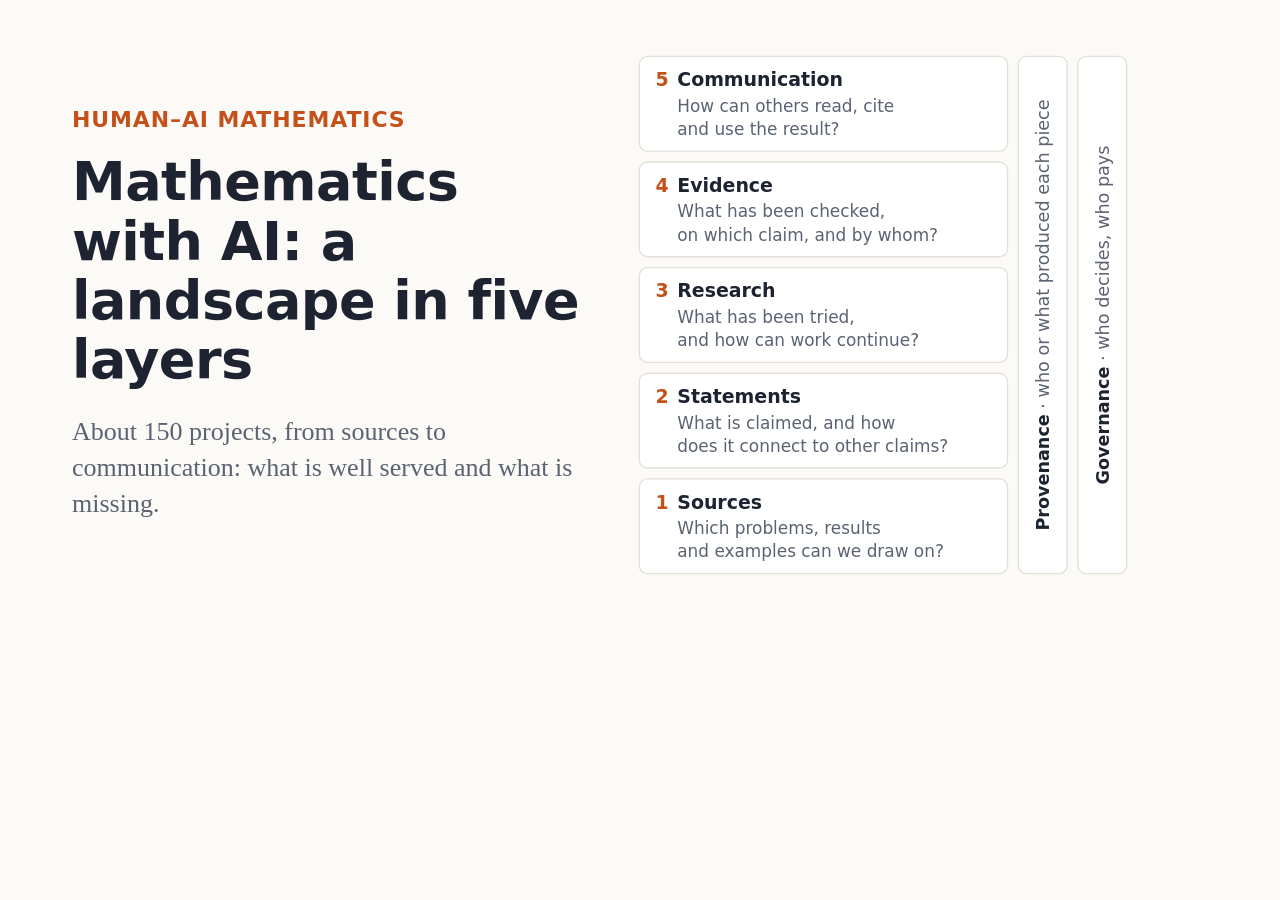
<file: landscape/figures/src/card.html>
<!doctype html>
<!-- Social card (1200×630) for the landscape page, rendered to landscape/figures/card.png.

Run from the repository root:
google-chrome --headless --hide-scrollbars --window-size=1200,630 \
  --screenshot=landscape/figures/card.png landscape/figures/src/card.html
-->
<html lang="en">
<head>
<meta charset="utf-8">
<style>
  html, body { margin: 0; width: 1200px; height: 630px; overflow: hidden; background: #fbfaf7; }
  body { display: flex; align-items: center; gap: 56px; padding: 0 72px; box-sizing: border-box;
         font-family: system-ui, -apple-system, "Segoe UI", sans-serif; color: #1d2330; }
  .text { flex: 1; }
  .kicker { color: #c4511a; font-size: 22px; font-weight: 700; letter-spacing: 0.04em;
            text-transform: uppercase; margin-bottom: 20px; }
  h1 { font-size: 54px; line-height: 1.1; letter-spacing: -0.01em; margin: 0 0 24px; }
  p { font-family: Georgia, "Times New Roman", serif; font-size: 26px; line-height: 1.4;
      color: #5b6372; margin: 0; }
  img { height: 520px; }
</style>
</head>
<body>
  <div class="text">
    <div class="kicker">Human–AI Mathematics</div>
    <h1>Mathematics with AI: a landscape in five layers</h1>
    <p>About 150 projects, from sources to communication: what is well served and what is missing.</p>
  </div>
  <img src="../layers.svg" alt="">
</body>
</html>
</file>
